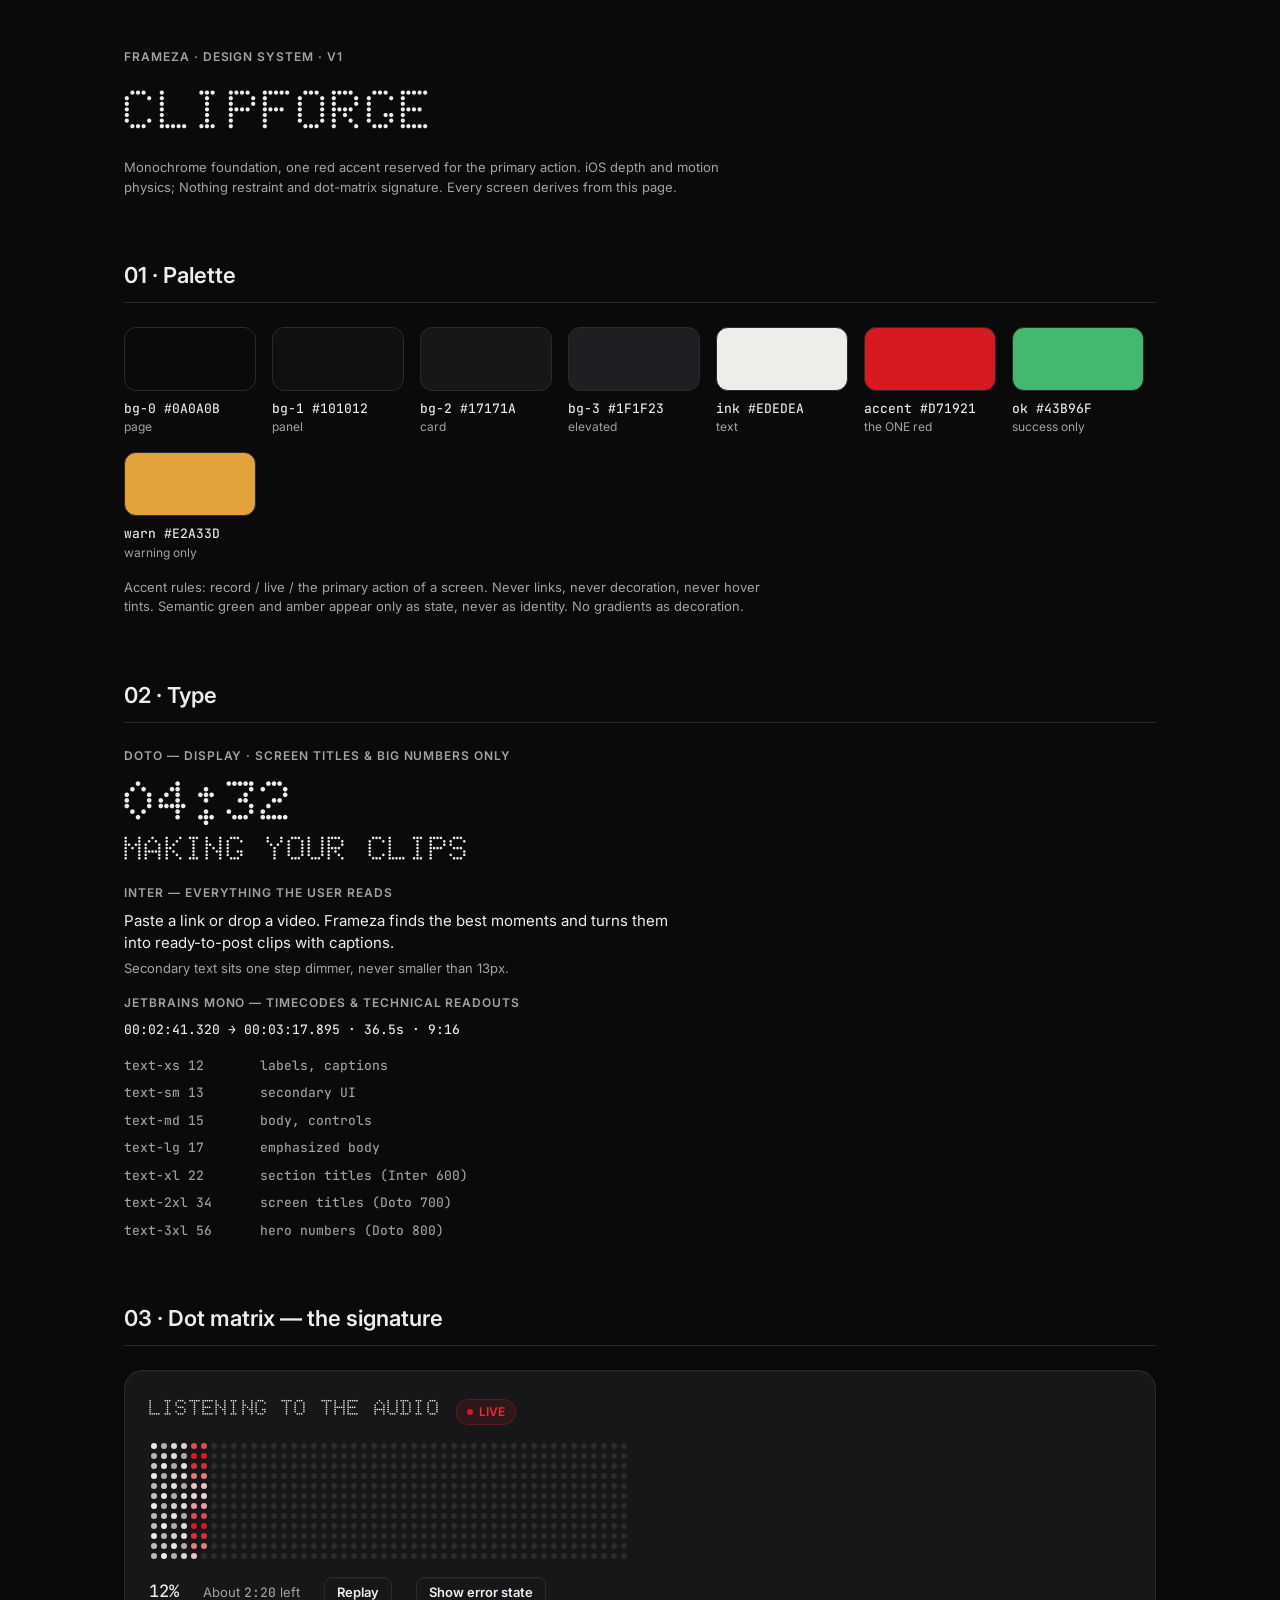
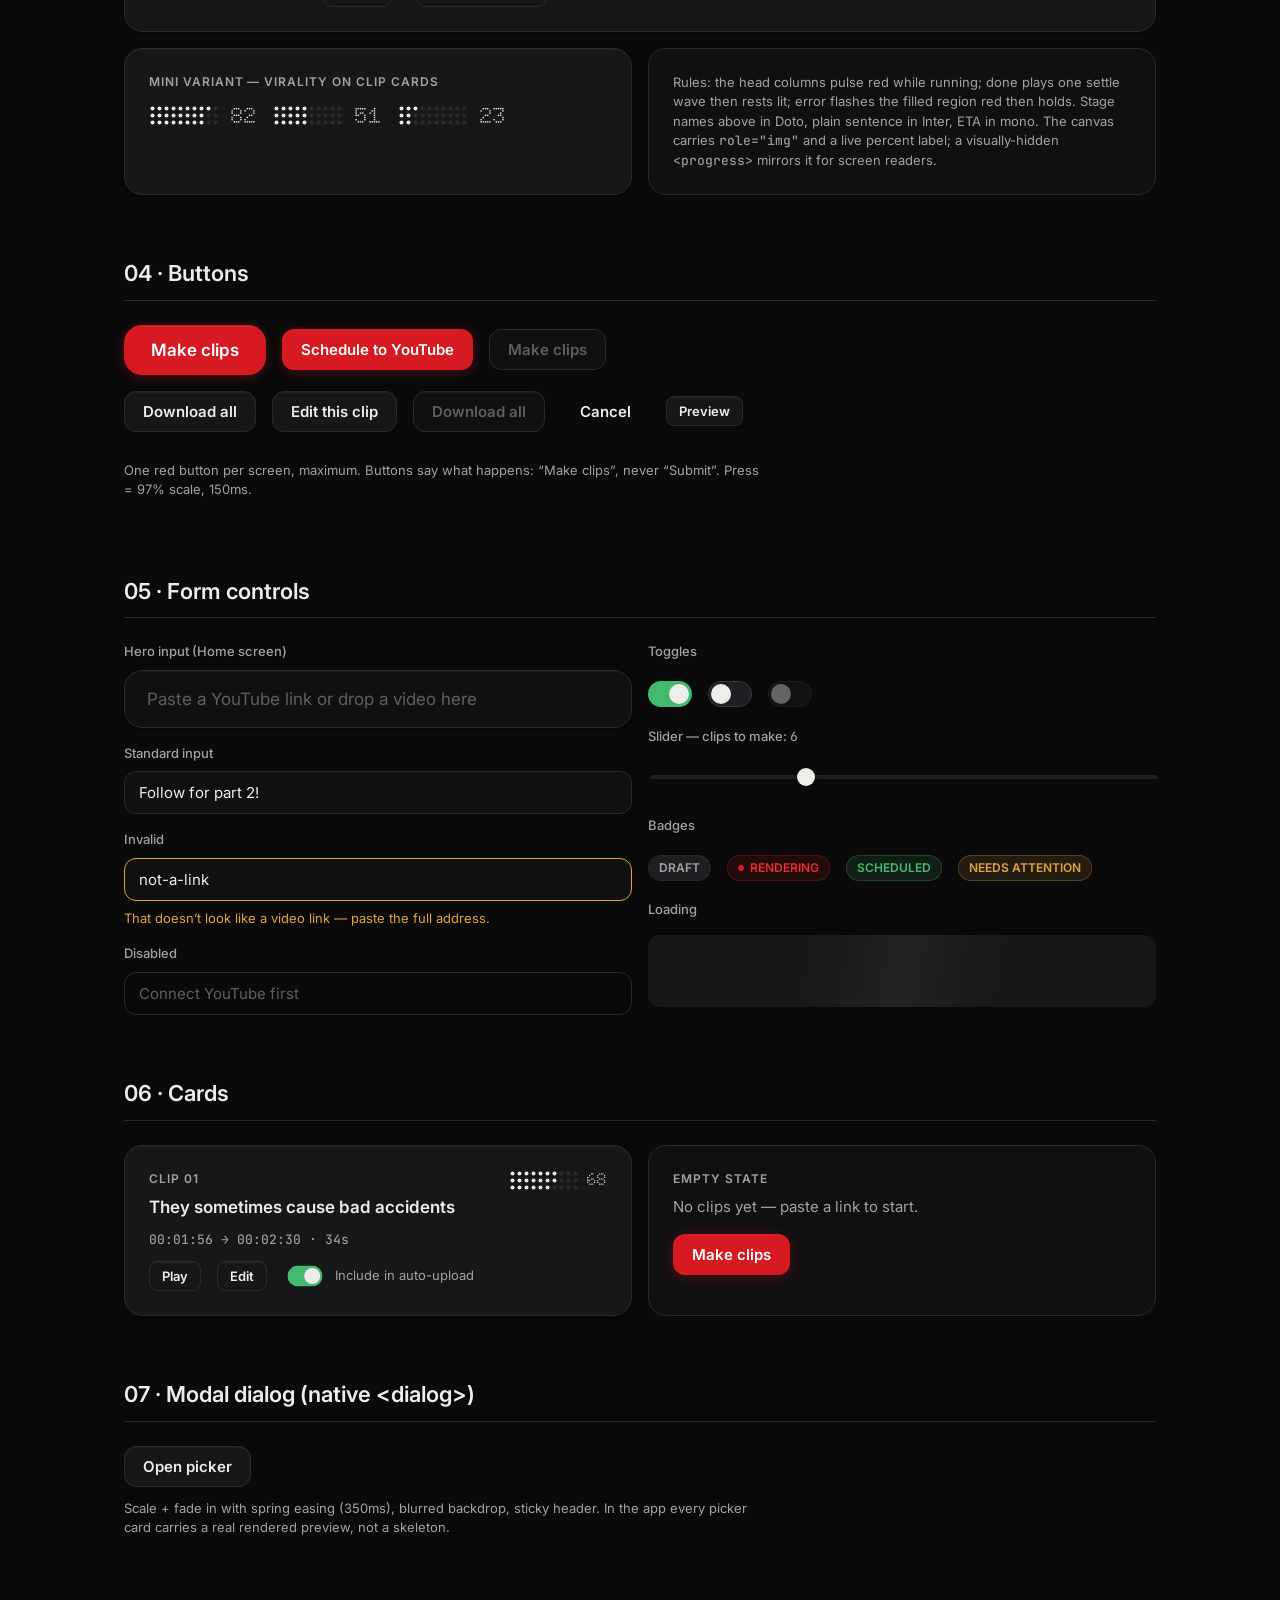
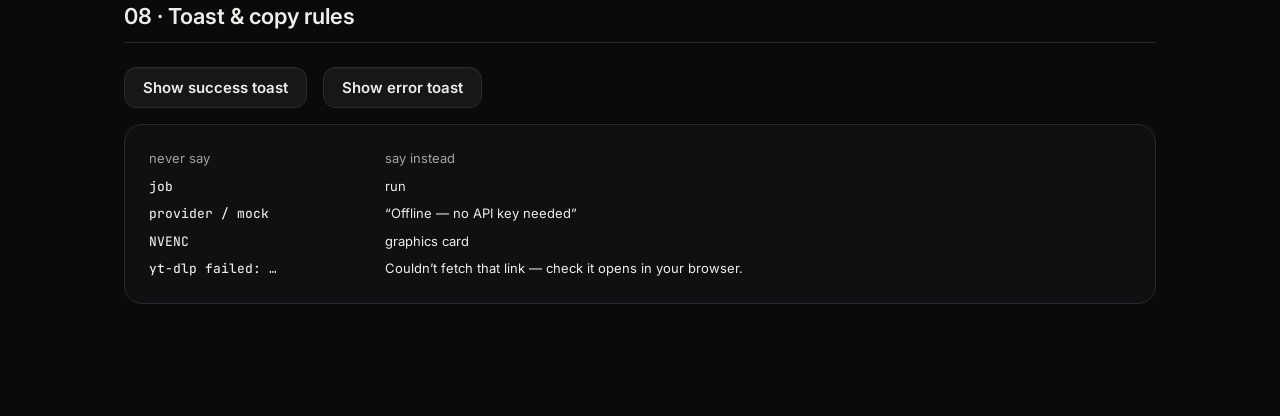
<file: design/styleguide.html>
<!doctype html>
<html lang="en">
<head>
<meta charset="utf-8">
<meta name="viewport" content="width=device-width, initial-scale=1">
<title>Frameza — Design System</title>
<link rel="stylesheet" href="../web/css/tokens.css">
<link rel="stylesheet" href="../web/css/app.css">
<style>
  /* styleguide scaffolding only — not part of the app */
  .sg { max-width: 1080px; margin: 0 auto; padding: var(--sp-7) var(--sp-5); }
  .sg-section { margin-bottom: var(--sp-8); }
  .sg-h { margin: 0 0 var(--sp-5); padding-bottom: var(--sp-3);
          border-bottom: 1px solid var(--line); }
  .sg-row { display: flex; flex-wrap: wrap; gap: var(--sp-4); align-items: center; }
  .sg-col { display: grid; gap: var(--sp-4); }
  .sg-note { font-size: var(--text-sm); color: var(--ink-dim); max-width: 640px; }
  .sg-swatch { width: 132px; }
  .sg-swatch .chip { height: 64px; border-radius: var(--r-md);
                     border: 1px solid var(--line); margin-bottom: var(--sp-2); }
  .sg-grid2 { display: grid; grid-template-columns: repeat(auto-fit, minmax(300px, 1fr));
              gap: var(--sp-4); }
  .sg-spec { display: grid; grid-template-columns: 120px 1fr; gap: var(--sp-2) var(--sp-4);
             align-items: baseline; }
</style>
</head>
<body>
<div class="sg">

  <header class="sg-section">
    <div class="t-label" style="margin-bottom: var(--sp-3)">Frameza · Design System · v1</div>
    <h1 class="t-display" style="font-size: var(--text-3xl)">CLIPFORGE</h1>
    <p class="sg-note" style="margin-top: var(--sp-4)">
      Monochrome foundation, one red accent reserved for the primary action.
      iOS depth and motion physics; Nothing restraint and dot-matrix signature.
      Every screen derives from this page.
    </p>
  </header>

  <!-- ============================================================ palette -->
  <section class="sg-section">
    <h2 class="t-title sg-h">01 · Palette</h2>
    <div class="sg-row">
      <div class="sg-swatch"><div class="chip" style="background:var(--bg-0)"></div><div class="t-mono">bg-0 #0A0A0B</div><div class="t-dim" style="font-size:var(--text-xs)">page</div></div>
      <div class="sg-swatch"><div class="chip" style="background:var(--bg-1)"></div><div class="t-mono">bg-1 #101012</div><div class="t-dim" style="font-size:var(--text-xs)">panel</div></div>
      <div class="sg-swatch"><div class="chip" style="background:var(--bg-2)"></div><div class="t-mono">bg-2 #17171A</div><div class="t-dim" style="font-size:var(--text-xs)">card</div></div>
      <div class="sg-swatch"><div class="chip" style="background:var(--bg-3)"></div><div class="t-mono">bg-3 #1F1F23</div><div class="t-dim" style="font-size:var(--text-xs)">elevated</div></div>
      <div class="sg-swatch"><div class="chip" style="background:var(--ink)"></div><div class="t-mono">ink #EDEDEA</div><div class="t-dim" style="font-size:var(--text-xs)">text</div></div>
      <div class="sg-swatch"><div class="chip" style="background:var(--accent)"></div><div class="t-mono">accent #D71921</div><div class="t-dim" style="font-size:var(--text-xs)">the ONE red</div></div>
      <div class="sg-swatch"><div class="chip" style="background:var(--ok)"></div><div class="t-mono">ok #43B96F</div><div class="t-dim" style="font-size:var(--text-xs)">success only</div></div>
      <div class="sg-swatch"><div class="chip" style="background:var(--warn)"></div><div class="t-mono">warn #E2A33D</div><div class="t-dim" style="font-size:var(--text-xs)">warning only</div></div>
    </div>
    <p class="sg-note" style="margin-top: var(--sp-4)">
      Accent rules: record / live / the primary action of a screen. Never links,
      never decoration, never hover tints. Semantic green and amber appear only
      as state, never as identity. No gradients as decoration.
    </p>
  </section>

  <!-- =============================================================== type -->
  <section class="sg-section">
    <h2 class="t-title sg-h">02 · Type</h2>
    <div class="sg-col">
      <div>
        <div class="t-label">Doto — display · screen titles &amp; big numbers only</div>
        <div class="t-hero-num" style="margin-top: var(--sp-2)">04:32</div>
        <div class="t-display">MAKING YOUR CLIPS</div>
      </div>
      <div>
        <div class="t-label">Inter — everything the user reads</div>
        <p class="t-body" style="max-width: 560px; margin: var(--sp-2) 0 0">
          Paste a link or drop a video. Frameza finds the best moments and
          turns them into ready-to-post clips with captions.
        </p>
        <p class="t-dim" style="max-width: 560px; margin: var(--sp-1) 0 0; font-size: var(--text-sm)">
          Secondary text sits one step dimmer, never smaller than 13px.
        </p>
      </div>
      <div>
        <div class="t-label">JetBrains Mono — timecodes &amp; technical readouts</div>
        <div class="t-mono" style="margin-top: var(--sp-2)">00:02:41.320 → 00:03:17.895 · 36.5s · 9:16</div>
      </div>
      <div class="sg-spec t-mono" style="color: var(--ink-dim)">
        <span>text-xs 12</span><span>labels, captions</span>
        <span>text-sm 13</span><span>secondary UI</span>
        <span>text-md 15</span><span>body, controls</span>
        <span>text-lg 17</span><span>emphasized body</span>
        <span>text-xl 22</span><span>section titles (Inter 600)</span>
        <span>text-2xl 34</span><span>screen titles (Doto 700)</span>
        <span>text-3xl 56</span><span>hero numbers (Doto 800)</span>
      </div>
    </div>
  </section>

  <!-- ========================================================= dot matrix -->
  <section class="sg-section">
    <h2 class="t-title sg-h">03 · Dot matrix — the signature</h2>
    <div class="card" style="display: grid; gap: var(--sp-4); justify-items: start">
      <div style="display: flex; gap: var(--sp-4); align-items: baseline">
        <span class="t-display" id="dm-stage" style="font-size: var(--text-xl)">FINDING THE BEST MOMENTS</span>
        <span class="badge badge-live">LIVE</span>
      </div>
      <canvas id="dm-full"></canvas>
      <div style="display: flex; gap: var(--sp-5); align-items: baseline">
        <span class="t-mono" id="dm-pct" style="font-size: var(--text-lg)">0%</span>
        <span class="t-dim" style="font-size: var(--text-sm)">About <span class="t-mono" id="dm-eta">2:40</span> left</span>
        <button class="btn btn-sm" id="dm-replay">Replay</button>
        <button class="btn btn-sm" id="dm-error">Show error state</button>
      </div>
    </div>
    <div class="sg-grid2" style="margin-top: var(--sp-4)">
      <div class="card">
        <div class="t-label" style="margin-bottom: var(--sp-3)">Mini variant — virality on clip cards</div>
        <div class="sg-row">
          <div style="display:flex; gap: var(--sp-3); align-items: center">
            <canvas class="dm-mini" data-score="82"></canvas>
            <span class="t-display" style="font-size: var(--text-xl)">82</span>
          </div>
          <div style="display:flex; gap: var(--sp-3); align-items: center">
            <canvas class="dm-mini" data-score="51"></canvas>
            <span class="t-display" style="font-size: var(--text-xl)">51</span>
          </div>
          <div style="display:flex; gap: var(--sp-3); align-items: center">
            <canvas class="dm-mini" data-score="23"></canvas>
            <span class="t-display" style="font-size: var(--text-xl)">23</span>
          </div>
        </div>
      </div>
      <div class="card card-flat">
        <p class="sg-note" style="margin:0">
          Rules: the head columns pulse red while running; done plays one settle
          wave then rests lit; error flashes the filled region red then holds.
          Stage names above in Doto, plain sentence in Inter, ETA in mono.
          The canvas carries <span class="t-mono">role="img"</span> and a live
          percent label; a visually-hidden <span class="t-mono">&lt;progress&gt;</span>
          mirrors it for screen readers.
        </p>
      </div>
    </div>
  </section>

  <!-- ============================================================ buttons -->
  <section class="sg-section">
    <h2 class="t-title sg-h">04 · Buttons</h2>
    <div class="sg-col">
      <div class="sg-row">
        <button class="btn btn-primary btn-lg">Make clips</button>
        <button class="btn btn-primary">Schedule to YouTube</button>
        <button class="btn btn-primary" disabled>Make clips</button>
      </div>
      <div class="sg-row">
        <button class="btn">Download all</button>
        <button class="btn">Edit this clip</button>
        <button class="btn" disabled>Download all</button>
        <button class="btn btn-ghost">Cancel</button>
        <button class="btn btn-sm">Preview</button>
      </div>
      <p class="sg-note">One red button per screen, maximum. Buttons say what
        happens: “Make clips”, never “Submit”. Press = 97% scale, 150ms.</p>
    </div>
  </section>

  <!-- ============================================================= inputs -->
  <section class="sg-section">
    <h2 class="t-title sg-h">05 · Form controls</h2>
    <div class="sg-grid2">
      <div class="sg-col">
        <div class="field">
          <label for="sg-hero">Hero input (Home screen)</label>
          <input id="sg-hero" class="input input-hero" placeholder="Paste a YouTube link or drop a video here">
        </div>
        <div class="field">
          <label for="sg-in1">Standard input</label>
          <input id="sg-in1" class="input" value="Follow for part 2!">
        </div>
        <div class="field">
          <label for="sg-in2">Invalid</label>
          <input id="sg-in2" class="input is-invalid" value="not-a-link">
          <span class="field-error">That doesn’t look like a video link — paste the full address.</span>
        </div>
        <div class="field">
          <label for="sg-in3">Disabled</label>
          <input id="sg-in3" class="input" disabled value="Connect YouTube first">
        </div>
      </div>
      <div class="sg-col">
        <div class="field">
          <label>Toggles</label>
          <div class="sg-row">
            <label class="switch"><input type="checkbox" checked><span class="knob"></span></label>
            <label class="switch"><input type="checkbox"><span class="knob"></span></label>
            <label class="switch"><input type="checkbox" disabled><span class="knob"></span></label>
          </div>
        </div>
        <div class="field">
          <label for="sg-range">Slider — clips to make: <span class="t-mono">6</span></label>
          <input id="sg-range" class="range" type="range" min="0" max="20" value="6">
        </div>
        <div class="field">
          <label>Badges</label>
          <div class="sg-row">
            <span class="badge">DRAFT</span>
            <span class="badge badge-live">RENDERING</span>
            <span class="badge badge-ok">SCHEDULED</span>
            <span class="badge badge-warn">NEEDS ATTENTION</span>
          </div>
        </div>
        <div class="field">
          <label>Loading</label>
          <div class="skeleton" style="height: 72px"></div>
        </div>
      </div>
    </div>
  </section>

  <!-- ============================================================== cards -->
  <section class="sg-section">
    <h2 class="t-title sg-h">06 · Cards</h2>
    <div class="sg-grid2">
      <div class="card card-hover">
        <div style="display:flex; justify-content: space-between; align-items: start; gap: var(--sp-3)">
          <div>
            <div class="t-label" style="margin-bottom: var(--sp-2)">Clip 01</div>
            <h3 class="t-title" style="font-size: var(--text-lg)">They sometimes cause bad accidents</h3>
          </div>
          <div style="display:flex; gap: var(--sp-2); align-items: center">
            <canvas class="dm-mini" data-score="68"></canvas>
            <span class="t-display" style="font-size: var(--text-lg)">68</span>
          </div>
        </div>
        <div class="t-mono t-dim" style="margin: var(--sp-3) 0">00:01:56 → 00:02:30 · 34s</div>
        <div class="sg-row">
          <button class="btn btn-sm">Play</button>
          <button class="btn btn-sm">Edit</button>
          <label style="display:flex; gap: var(--sp-2); align-items:center; font-size: var(--text-sm); color: var(--ink-dim)">
            <label class="switch" style="scale:.8"><input type="checkbox" checked><span class="knob"></span></label>
            Include in auto-upload
          </label>
        </div>
      </div>
      <div class="card card-flat">
        <div class="t-label" style="margin-bottom: var(--sp-2)">Empty state</div>
        <p class="t-dim" style="margin: 0 0 var(--sp-4)">No clips yet — paste a link to start.</p>
        <button class="btn btn-primary">Make clips</button>
      </div>
    </div>
  </section>

  <!-- ============================================================= dialog -->
  <section class="sg-section">
    <h2 class="t-title sg-h">07 · Modal dialog (native &lt;dialog&gt;)</h2>
    <button class="btn" id="sg-open-dialog">Open picker</button>
    <dialog class="dialog" id="sg-dialog">
      <div class="dialog-head">
        <h3 class="t-title" style="font-size: var(--text-lg)">Caption style</h3>
        <button class="btn btn-ghost btn-sm" id="sg-close-dialog">Close</button>
      </div>
      <div class="dialog-body dialog-grid">
        <button class="pick is-selected">
          <div class="skeleton" style="height: 90px"></div>
          <span class="pick-name">Karaoke Pop</span>
          <span class="pick-desc">Word-by-word highlight, bold and bouncy</span>
        </button>
        <button class="pick">
          <div class="skeleton" style="height: 90px"></div>
          <span class="pick-name">Clean Serif</span>
          <span class="pick-desc">Quiet lines, no highlight</span>
        </button>
        <button class="pick">
          <div class="skeleton" style="height: 90px"></div>
          <span class="pick-name">Impact Caps</span>
          <span class="pick-desc">Big caps, hard emphasis</span>
        </button>
      </div>
    </dialog>
    <p class="sg-note" style="margin-top: var(--sp-3)">
      Scale + fade in with spring easing (350ms), blurred backdrop, sticky header.
      In the app every picker card carries a real rendered preview, not a skeleton.
    </p>
  </section>

  <!-- ============================================================== toast -->
  <section class="sg-section">
    <h2 class="t-title sg-h">08 · Toast &amp; copy rules</h2>
    <div class="sg-row">
      <button class="btn" id="sg-toast-ok">Show success toast</button>
      <button class="btn" id="sg-toast-err">Show error toast</button>
    </div>
    <div class="card card-flat" style="margin-top: var(--sp-4)">
      <div class="sg-spec" style="grid-template-columns: 220px 1fr; font-size: var(--text-sm)">
        <span class="t-dim">never say</span><span class="t-dim">say instead</span>
        <span class="t-mono">job</span><span>run</span>
        <span class="t-mono">provider / mock</span><span>“Offline — no API key needed”</span>
        <span class="t-mono">NVENC</span><span>graphics card</span>
        <span class="t-mono">yt-dlp failed: …</span><span>Couldn’t fetch that link — check it opens in your browser.</span>
      </div>
    </div>
  </section>

</div>

<script type="module">
  import { createDotMatrix, miniScore } from "../web/js/dots.js";

  // ---- full progress demo: loops through a fake pipeline -----------------
  const stages = [
    ["PREPARING YOUR VIDEO", 0.12],
    ["LISTENING TO THE AUDIO", 0.3],
    ["FINDING THE BEST MOMENTS", 0.45],
    ["MAKING YOUR CLIPS", 0.97],
    ["DONE", 1],
  ];
  const dm = createDotMatrix(document.getElementById("dm-full"), { variant: "progress" });
  const stageEl = document.getElementById("dm-stage");
  const pctEl = document.getElementById("dm-pct");
  const etaEl = document.getElementById("dm-eta");
  let f = 0, timer = 0;

  function tick() {
    f = Math.min(1, f + 0.004);
    const [name] = stages.find(([, end]) => f <= end) || stages.at(-1);
    stageEl.textContent = name;
    pctEl.textContent = `${Math.round(f * 100)}%`;
    const left = Math.round((1 - f) * 160);
    etaEl.textContent = `${Math.floor(left / 60)}:${String(left % 60).padStart(2, "0")}`;
    dm.update({ fraction: f, state: f >= 1 ? "done" : "running" });
    if (f < 1) timer = setTimeout(tick, 50);
  }
  function replay() { clearTimeout(timer); f = 0; tick(); }
  replay();
  document.getElementById("dm-replay").onclick = replay;
  document.getElementById("dm-error").onclick = () => {
    clearTimeout(timer);
    stageEl.textContent = "SOMETHING WENT WRONG";
    dm.update({ state: "error" });
  };

  // ---- minis ---------------------------------------------------------------
  document.querySelectorAll(".dm-mini").forEach((c) =>
    miniScore(c, Number(c.dataset.score)));

  // ---- dialog / toasts -------------------------------------------------------
  const dlg = document.getElementById("sg-dialog");
  document.getElementById("sg-open-dialog").onclick = () => dlg.showModal();
  document.getElementById("sg-close-dialog").onclick = () => dlg.close();

  function toast(msg, cls) {
    const el = document.createElement("div");
    el.className = `toast ${cls}`;
    el.textContent = msg;
    document.body.appendChild(el);
    setTimeout(() => el.remove(), 2600);
  }
  document.getElementById("sg-toast-ok").onclick =
    () => toast("6 clips ready — scheduled to YouTube.", "is-ok");
  document.getElementById("sg-toast-err").onclick =
    () => toast("Couldn’t fetch that link — check it opens in your browser.", "is-error");
</script>
</body>
</html>
</file>
<file: web/css/tokens.css>
/* Frameza design tokens — single source of truth.
   Direction: iOS material depth + motion discipline fused with Nothing's
   monochrome restraint and dot-matrix signature. One accent, used rarely. */

@font-face {
  font-family: "Doto";
  src: url("../fonts/Doto-Variable.ttf") format("truetype-variations");
  font-weight: 100 900;
  font-display: block;
}
@font-face {
  font-family: "Inter";
  src: url("../fonts/Inter-Variable.ttf") format("truetype-variations");
  font-weight: 100 900;
  font-display: block;
}
@font-face {
  font-family: "JetBrains Mono";
  src: url("../fonts/JetBrainsMono-Variable.ttf") format("truetype-variations");
  font-weight: 100 800;
  font-display: block;
}

:root {
  /* ---- color: true monochrome foundation, near-black not gray-blue ---- */
  --bg-0: #0a0a0b;        /* page */
  --bg-1: #101012;        /* raised panel */
  --bg-2: #17171a;        /* card */
  --bg-3: #1f1f23;        /* elevated / hover */
  --line: #2a2a2e;        /* hairline borders */
  --line-strong: #3a3a40;

  --ink: #ededea;         /* primary text (off-white, warm) */
  --ink-dim: #a2a29f;     /* secondary text */
  --ink-faint: #5f5f62;   /* placeholders, disabled, idle dots */

  /* ONE accent: Nothing-red. Record / live / the primary action moment.
     Never decoration, never links, never hover tints. */
  --accent: #d71921;
  --accent-hover: #ef2a32;
  --accent-ink: #ffffff;

  /* semantic states only */
  --ok: #43b96f;
  --warn: #e2a33d;

  /* chart marks — both current charts are single-series; add a second hue
     only when a chart needs an overlaid series */
  --chart-1: #9aa0a6;
  --chart-grid: rgb(255 255 255 / .06);

  /* ---- type ------------------------------------------------------------ */
  --font-display: "Doto", "JetBrains Mono", monospace;  /* titles, big numbers ONLY */
  --font-ui: "Inter", system-ui, sans-serif;            /* everything else */
  --font-mono: "JetBrains Mono", Consolas, monospace;   /* timecodes, readouts */

  /* strict scale — do not invent sizes between these */
  --text-xs: 0.75rem;      /* 12  labels, captions        lh 1.35 */
  --text-sm: 0.8125rem;    /* 13  secondary UI            lh 1.45 */
  --text-md: 0.9375rem;    /* 15  body / controls         lh 1.5  */
  --text-lg: 1.0625rem;    /* 17  emphasized body         lh 1.45 */
  --text-xl: 1.375rem;     /* 22  section titles          lh 1.3  */
  --text-2xl: 2.125rem;    /* 34  screen titles (Doto)    lh 1.15 */
  --text-3xl: 3.5rem;      /* 56  hero numbers (Doto)     lh 1.0  */

  /* ---- space (4px grid) & radius ---------------------------------------- */
  --sp-1: 4px;  --sp-2: 8px;  --sp-3: 12px; --sp-4: 16px;
  --sp-5: 24px; --sp-6: 32px; --sp-7: 48px; --sp-8: 64px;

  --r-sm: 8px;    /* controls */
  --r-md: 12px;   /* inputs, small cards */
  --r-lg: 18px;   /* cards, dialogs */
  --r-full: 999px;

  /* ---- depth: soft, real, layered (the iOS half) ------------------------ */
  --shadow-1: 0 1px 2px rgb(0 0 0 / .5), 0 2px 8px rgb(0 0 0 / .25);
  --shadow-2: 0 2px 4px rgb(0 0 0 / .5), 0 8px 24px rgb(0 0 0 / .35);
  --shadow-3: 0 4px 8px rgb(0 0 0 / .5), 0 24px 64px rgb(0 0 0 / .5);
  --edge: inset 0 1px 0 rgb(255 255 255 / .04);   /* top-light on surfaces */

  /* ---- motion ----------------------------------------------------------- */
  --t-fast: 150ms;   /* hover, focus, press */
  --t-med: 220ms;    /* reveals, toggles */
  --t-slow: 350ms;   /* modals, screen transitions */
  --ease-out: cubic-bezier(0.2, 0.8, 0.2, 1);
  --ease-spring: cubic-bezier(0.34, 1.3, 0.36, 1);

  /* ---- dot matrix -------------------------------------------------------- */
  --dot-idle: #2a2a2c;
  --dot-lit: var(--ink);
  --dot-head: var(--accent);
  --dot-gap: 10px;   /* full variant pitch; mini uses 7px */
}
</file>
<file: web/css/app.css>
/* Frameza components. Every class here appears in design/styleguide.html —
   if it isn't in the styleguide, it doesn't exist. */

*, *::before, *::after { box-sizing: border-box; }

html { color-scheme: dark; }

body {
  margin: 0;
  background: var(--bg-0);
  color: var(--ink);
  font-family: var(--font-ui);
  font-size: var(--text-md);
  line-height: 1.5;
  -webkit-font-smoothing: antialiased;
}

::selection { background: rgb(215 25 33 / .35); }

/* ---------------------------------------------------------------- type -- */

.t-display {
  font-family: var(--font-display);
  font-variation-settings: "ROND" 100;
  font-weight: 700;
  font-size: var(--text-2xl);
  line-height: 1.15;
  letter-spacing: 0.01em;
  margin: 0;
}
.t-hero-num {
  font-family: var(--font-display);
  font-variation-settings: "ROND" 100;
  font-weight: 800;
  font-size: var(--text-3xl);
  line-height: 1;
}
.t-title { font-size: var(--text-xl); font-weight: 600; line-height: 1.3; margin: 0; }
.t-body { font-size: var(--text-md); color: var(--ink); }
.t-dim { color: var(--ink-dim); }
.t-label {
  font-size: var(--text-xs);
  font-weight: 600;
  letter-spacing: 0.08em;
  text-transform: uppercase;
  color: var(--ink-dim);
}
.t-mono { font-family: var(--font-mono); font-size: var(--text-sm); font-weight: 450; }

/* ------------------------------------------------------------- buttons -- */

.btn {
  display: inline-flex;
  align-items: center;
  justify-content: center;
  gap: var(--sp-2);
  padding: 10px 18px;
  border-radius: var(--r-md);
  border: 1px solid var(--line);
  background: var(--bg-2);
  color: var(--ink);
  font: 600 var(--text-md) var(--font-ui);
  cursor: pointer;
  box-shadow: var(--edge);
  transition: background var(--t-fast) var(--ease-out),
              border-color var(--t-fast) var(--ease-out),
              transform var(--t-fast) var(--ease-out);
  user-select: none;
}
.btn:hover { background: var(--bg-3); border-color: var(--line-strong); }
.btn:active { transform: scale(0.97); }
.btn:focus-visible { outline: 2px solid var(--ink); outline-offset: 2px; }
.btn:disabled {
  color: var(--ink-faint);
  background: var(--bg-1);
  border-color: var(--line);
  cursor: not-allowed;
  transform: none;
}

/* the ONE red moment per screen */
.btn-primary {
  background: var(--accent);
  border-color: transparent;
  color: var(--accent-ink);
  box-shadow: 0 2px 12px rgb(215 25 33 / .3), var(--edge);
}
.btn-primary:hover { background: var(--accent-hover); border-color: transparent; }
.btn-primary:disabled {
  background: var(--bg-1); box-shadow: none; color: var(--ink-faint);
}

.btn-ghost { background: transparent; border-color: transparent; box-shadow: none; }
.btn-ghost:hover { background: var(--bg-2); border-color: transparent; }

/* destructive, kept visually quieter than the primary CTA */
.btn-danger { background: transparent; box-shadow: none; color: var(--accent); }
.btn-danger:hover { background: rgb(215 25 33 / .12); border-color: rgb(215 25 33 / .4); }
.btn-danger:disabled { color: var(--ink-faint); background: var(--bg-1); }

.btn-lg { padding: 14px 26px; font-size: var(--text-lg); border-radius: var(--r-lg); }
.btn-sm { padding: 6px 12px; font-size: var(--text-sm); border-radius: var(--r-sm); }

/* -------------------------------------------------------------- inputs -- */

.field { display: grid; gap: var(--sp-2); }
.field > label { font-size: var(--text-sm); font-weight: 500; color: var(--ink-dim); }

.input, .select, .textarea {
  width: 100%;
  padding: 11px 14px;
  border-radius: var(--r-md);
  border: 1px solid var(--line);
  background: var(--bg-1);
  color: var(--ink);
  font: 400 var(--text-md) var(--font-ui);
  transition: border-color var(--t-fast) var(--ease-out),
              background var(--t-fast) var(--ease-out);
}
.input::placeholder, .textarea::placeholder { color: var(--ink-faint); }
.input:hover, .select:hover, .textarea:hover { border-color: var(--line-strong); }
.input:focus-visible, .select:focus-visible, .textarea:focus-visible {
  outline: none;
  border-color: var(--ink-dim);
  background: var(--bg-2);
}
.input:disabled { color: var(--ink-faint); background: var(--bg-0); }
.input-hero {
  padding: 18px 22px;
  font-size: var(--text-lg);
  border-radius: var(--r-lg);
  box-shadow: var(--shadow-1), var(--edge);
}
.input.is-invalid { border-color: var(--warn); }
.field-error { font-size: var(--text-sm); color: var(--warn); }

/* toggle switch */
.switch { position: relative; display: inline-block; width: 44px; height: 26px; flex: none; }
.switch input { position: absolute; opacity: 0; inset: 0; margin: 0; cursor: pointer; }
.switch .knob {
  position: absolute; inset: 0;
  background: var(--bg-3);
  border: 1px solid var(--line-strong);
  border-radius: var(--r-full);
  transition: background var(--t-med) var(--ease-out);
  pointer-events: none;
}
.switch .knob::after {
  content: "";
  position: absolute; top: 2px; left: 2px;
  width: 20px; height: 20px;
  background: var(--ink);
  border-radius: 50%;
  transition: transform var(--t-med) var(--ease-spring);
}
.switch input:checked + .knob { background: var(--ok); border-color: transparent; }
.switch input:checked + .knob::after { transform: translateX(18px); }
.switch input:focus-visible + .knob { outline: 2px solid var(--ink); outline-offset: 2px; }
.switch input:disabled + .knob { opacity: .4; }

/* slider */
.range { -webkit-appearance: none; appearance: none; width: 100%; height: 26px; background: none; }
.range::-webkit-slider-runnable-track {
  height: 4px; border-radius: 2px; background: var(--bg-3);
}
.range::-webkit-slider-thumb {
  -webkit-appearance: none;
  width: 18px; height: 18px; margin-top: -7px;
  border-radius: 50%; border: none;
  background: var(--ink);
  box-shadow: var(--shadow-1);
  transition: transform var(--t-fast) var(--ease-out);
}
.range::-webkit-slider-thumb:hover { transform: scale(1.15); }
.range:focus-visible { outline: 2px solid var(--ink); outline-offset: 4px; border-radius: 4px; }

/* --------------------------------------------------------------- cards -- */

.card {
  background: var(--bg-2);
  border: 1px solid var(--line);
  border-radius: var(--r-lg);
  box-shadow: var(--shadow-1), var(--edge);
  padding: var(--sp-5);
}
.card-hover { transition: transform var(--t-med) var(--ease-spring),
                          border-color var(--t-fast) var(--ease-out),
                          box-shadow var(--t-med) var(--ease-out); }
.card-hover:hover {
  transform: translateY(-2px);
  border-color: var(--line-strong);
  box-shadow: var(--shadow-2), var(--edge);
}
.card-flat { box-shadow: none; background: var(--bg-1); }

/* picker option card (inside dialogs) */
.pick {
  display: grid;
  gap: var(--sp-3);
  padding: var(--sp-4);
  background: var(--bg-1);
  border: 1px solid var(--line);
  border-radius: var(--r-md);
  cursor: pointer;
  text-align: left;
  color: var(--ink);
  font: inherit;
  transition: border-color var(--t-fast) var(--ease-out),
              background var(--t-fast) var(--ease-out),
              transform var(--t-fast) var(--ease-out);
}
.pick:hover { background: var(--bg-2); border-color: var(--line-strong); }
.pick:active { transform: scale(0.98); }
.pick:focus-visible { outline: 2px solid var(--ink); outline-offset: 2px; }
.pick.is-selected { border-color: var(--ink); background: var(--bg-2); }
.pick img { width: 100%; border-radius: var(--r-sm); display: block; }
.pick .pick-name { font-weight: 600; font-size: var(--text-md); }
.pick .pick-desc { font-size: var(--text-sm); color: var(--ink-dim); }

/* -------------------------------------------------------------- badges -- */

.badge {
  display: inline-flex; align-items: center; gap: 6px;
  padding: 3px 10px;
  border-radius: var(--r-full);
  font-size: var(--text-xs); font-weight: 600;
  background: var(--bg-3); color: var(--ink-dim);
  border: 1px solid var(--line);
  max-width: 100%;
  white-space: nowrap;
  overflow: hidden;
  text-overflow: ellipsis;
  min-width: 0;
}
.badge-live { background: rgb(215 25 33 / .12); color: var(--accent-hover); border-color: rgb(215 25 33 / .3); }
.badge-live::before {
  content: ""; width: 6px; height: 6px; border-radius: 50%;
  background: var(--accent);
  animation: pulse 1.6s ease-in-out infinite;
}
.badge-ok { background: rgb(67 185 111 / .12); color: var(--ok); border-color: rgb(67 185 111 / .25); }
.badge-warn { background: rgb(226 163 61 / .12); color: var(--warn); border-color: rgb(226 163 61 / .25); }

@keyframes pulse { 50% { opacity: .3; } }

/* -------------------------------------------------------------- dialog -- */

.dialog {
  background: var(--bg-1);
  color: var(--ink);
  border: 1px solid var(--line-strong);
  border-radius: var(--r-lg);
  box-shadow: var(--shadow-3);
  padding: 0;
  max-width: min(720px, calc(100vw - 48px));
  max-height: calc(100vh - 96px);
  width: 100%;
}
.dialog::backdrop {
  background: rgb(0 0 0 / .6);
  backdrop-filter: blur(8px);
}
.dialog[open] { animation: dialog-in var(--t-slow) var(--ease-spring); }
.dialog[open]::backdrop { animation: fade-in var(--t-med) var(--ease-out); }
@keyframes dialog-in {
  from { opacity: 0; transform: scale(0.94) translateY(8px); }
}
@keyframes fade-in { from { opacity: 0; } }

.dialog-head {
  display: flex; align-items: center; justify-content: space-between;
  gap: var(--sp-4);
  padding: var(--sp-5) var(--sp-5) var(--sp-4);
  position: sticky; top: 0;
  background: var(--bg-1);
  border-bottom: 1px solid var(--line);
}
.dialog-body { padding: var(--sp-5); overflow: auto; }
.dialog-grid {
  display: grid;
  grid-template-columns: repeat(auto-fill, minmax(180px, 1fr));
  gap: var(--sp-3);
}

/* --------------------------------------------------------------- toast -- */

.toast {
  position: fixed;
  bottom: var(--sp-5); left: 50%;
  translate: -50% 0;
  display: flex; align-items: center; gap: var(--sp-3);
  padding: 12px 20px;
  background: var(--bg-3);
  border: 1px solid var(--line-strong);
  border-radius: var(--r-full);
  box-shadow: var(--shadow-2);
  font-size: var(--text-sm); font-weight: 500;
  animation: toast-in var(--t-slow) var(--ease-spring);
  z-index: 50;
}
@keyframes toast-in { from { opacity: 0; translate: -50% 16px; } }
.toast.is-error { border-color: rgb(215 25 33 / .5); }
.toast.is-ok { border-color: rgb(67 185 111 / .4); }

/* ------------------------------------------------------------ skeleton -- */

.skeleton {
  position: relative;
  overflow: hidden;
  background: var(--bg-2);
  border-radius: var(--r-md);
}
.skeleton::after {
  content: "";
  position: absolute; inset: 0;
  background: linear-gradient(100deg, transparent 30%,
              rgb(255 255 255 / .05) 50%, transparent 70%);
  animation: shimmer 1.8s linear infinite;
}
@keyframes shimmer {
  from { transform: translateX(-100%); }
  to { transform: translateX(100%); }
}

/* ------------------------------------------------------------ dividers -- */

.hr { border: 0; border-top: 1px solid var(--line); margin: var(--sp-5) 0; }

/* --------------------------------------------------------------- a11y --- */

.visually-hidden {
  position: absolute; width: 1px; height: 1px;
  margin: -1px; padding: 0; border: 0;
  clip-path: inset(50%); overflow: hidden; white-space: nowrap;
}

@media (prefers-reduced-motion: reduce) {
  *, *::before, *::after {
    animation-duration: 0.01ms !important;
    animation-iteration-count: 1 !important;
    transition-duration: 0.01ms !important;
  }
}
</file>
